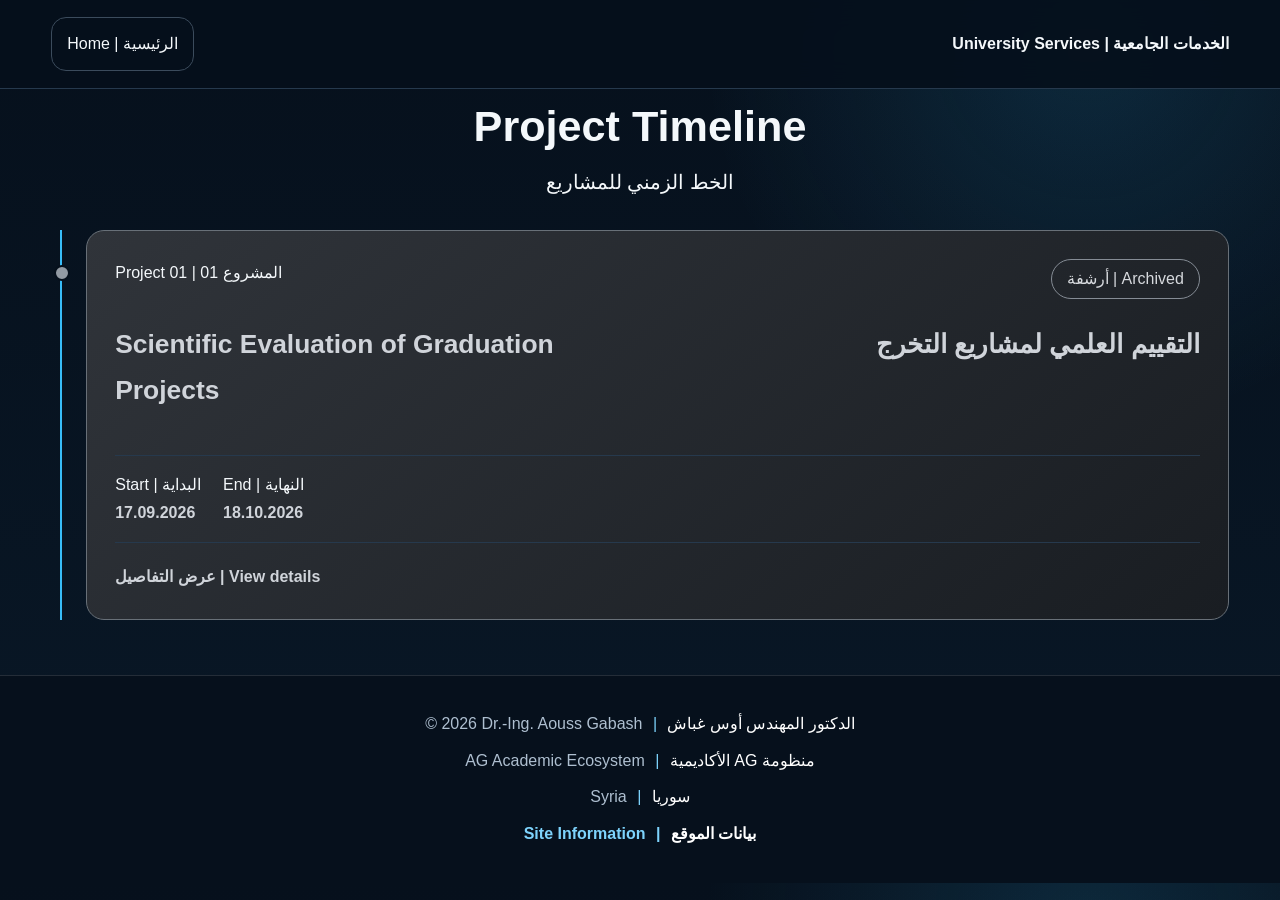
<file: index.html>
<!doctype html><html lang="ar" dir="ltr"><head><meta charset="utf-8"><meta name="viewport" content="width=device-width,initial-scale=1"><title>الخدمات الجامعية | University Services</title><meta name="description" content="مشاريع ومبادرات لخدمة المجتمع الجامعي، مع أهداف ومخرجات وفترات تنفيذ واضحة."><link rel="stylesheet" href="style.css"><style>
.hero{display:block;text-align:center;padding:45px 0 28px}.hero .pair{text-align:left}.hero h1{font-size:clamp(2rem,5vw,3.5rem)}nav{justify-content:space-between}.site-name{font-weight:bold}.home{font-size:1rem}.timeline{border-left:2px solid var(--blue);padding-left:24px;margin:20px 0 55px 9px}.project{position:relative;background:linear-gradient(140deg,#102d43,#0b1a2b);border:1px solid #327da0;border-radius:18px;padding:28px}.project:before{content:"";position:absolute;left:-33px;top:34px;width:12px;height:12px;border:2px solid var(--bg);border-radius:50%;background:var(--blue)}.project-head{display:flex;justify-content:space-between;gap:15px;flex-wrap:wrap}.status{border:1px solid #38bdf8;border-radius:30px;padding:5px 15px;color:#bcecff}.dates{display:flex;gap:22px;flex-wrap:wrap;margin:20px 0;padding:15px 0;border-block:1px solid var(--line)}.dates time{display:block;color:var(--gold);font-weight:bold}.project.archived{background:linear-gradient(140deg,#30343a,#191d22);border-color:#687078}.project.archived:before{background:#929aa3}.project.archived .status{border-color:#858c95;color:#d6d9dd}.project.archived h2,.project.archived time{color:#d0d4da}.project h2{font-size:1.65rem}.project .pair p{color:var(--muted)}.calculator{margin-top:28px;border-top:1px solid var(--line);padding-top:25px}.calculator summary{font-size:1.25rem}.rubric-row{border:1px solid var(--line);border-radius:12px;margin:15px 0;padding:18px;background:#0b1a2b}.rubric-row h3{font-size:1.05rem;margin:0}.rubric-row p{margin:9px 0;font-size:.95rem}.score-line{display:flex;align-items:center;gap:12px;flex-wrap:wrap;margin-top:12px}input,textarea{font:inherit;background:#071422;color:#f4f8fb;border:1px solid #62809d;border-radius:7px;padding:9px;max-width:100%}input[type=number]{width:110px}input:invalid{border-color:#fda4af}input:focus-visible,textarea:focus-visible,button:focus-visible{outline:3px solid var(--gold);outline-offset:3px}.identity{display:grid;grid-template-columns:1fr 1fr;gap:16px;margin:20px 0}.identity label{display:grid;gap:7px}.result{background:#102b40;border:1px solid #38bdf8;border-radius:12px;padding:20px;margin-top:18px}.result output{display:block;font-size:2.2rem;color:var(--gold);font-weight:bold}.feedback{color:#d6e6f4}.error{color:#fecdd3}button{font:inherit;cursor:pointer;background:#10263d}.actions{margin:18px 0}.notes{display:grid;gap:8px;margin-top:20px}.notes textarea{width:100%;min-height:90px}.muted{color:var(--muted)}.title .ar{text-align:center}
@media(max-width:680px){.timeline{padding-left:15px;margin-left:4px}.project{padding:17px}.project:before{left:-24px}.identity{grid-template-columns:1fr}.project h2{font-size:1.3rem}.site-name{font-size:.85rem}.dates{gap:14px}.home{width:auto;padding:8px 12px}}
@media print{header,.hero,.skip,footer,.actions,.calculator>summary{display:none!important}body{background:white!important;color:black!important}.container{width:100%}.timeline{border:0;margin:0;padding:0}.project,.project.archived,.rubric-row,.result{background:white!important;color:black!important;border-color:#888;box-shadow:none}.project:before{display:none}.pair p,.muted,.feedback,.project time,.result output{color:black!important}input,textarea{background:white;color:black;border:1px solid #aaa}.rubric-row{break-inside:avoid}.pair{grid-template-columns:1fr 1fr}.calculator{display:block}.project{padding:10px}}
.project-link{display:block;margin-bottom:24px;transition:border-color .2s,background .2s}.project-link:hover{border-color:var(--gold)}.project-link:focus-visible{outline:3px solid var(--gold);outline-offset:5px}.project-link .open{color:var(--blue)}.project-link.archived .open{color:#d0d4da}@media(prefers-reduced-motion:reduce){.project-link{transition:none}}</style></head><body>
<a class="skip" href="#main">إلى المحتوى | Skip to content</a><header><nav class="container"><a class="home" href="https://aoussgabash.com/">Home | الرئيسية</a><span class="site-name">University Services | الخدمات الجامعية</span></nav></header>
<main class="container" id="main">
<div class="title"><h2>Project Timeline</h2><div class="ar" lang="ar">الخط الزمني للمشاريع</div></div>
<div class="timeline"><a class="project project-link" href="graduation-projects-evaluation.html" aria-labelledby="project-title"><div class="project-head"><span>Project 01 | المشروع 01</span><span id="status" class="status">17.09.2026 – 18.10.2026</span></div><div class="pair"><div lang="en"><h2 id="project-title">Scientific Evaluation of Graduation Projects</h2></div><div lang="ar" dir="rtl" class="ar"><h2>التقييم العلمي لمشاريع التخرج</h2></div></div><div class="dates"><div>Start | البداية<time datetime="2026-09-17">17.09.2026</time></div><div>End | النهاية<time datetime="2026-10-18">18.10.2026</time></div></div><span class="open">عرض التفاصيل | View details</span></a></div></main><footer id="ag-central-footer" class="site-footer ag-central-footer">
<div class="ag-central-footer-inner">
<p class="ag-central-footer-line">© 2026 Dr.-Ing. Aouss Gabash <span class="ag-central-footer-sep" aria-hidden="true">|</span> <span class="ag-central-footer-ar" lang="ar" dir="rtl">الدكتور المهندس أوس غباش</span></p>
<p class="ag-central-footer-line">AG Academic Ecosystem <span class="ag-central-footer-sep" aria-hidden="true">|</span> <span class="ag-central-footer-ar" lang="ar" dir="rtl">منظومة AG الأكاديمية</span></p>
<p class="ag-central-footer-line">Syria <span class="ag-central-footer-sep" aria-hidden="true">|</span> <span class="ag-central-footer-ar" lang="ar" dir="rtl">سوريا</span></p>
<p class="ag-central-footer-line"><a class="ag-central-footer-link" href="https://aoussgabash.com/site-information.html">Site Information <span class="ag-central-footer-sep" aria-hidden="true">|</span> <span class="ag-central-footer-ar" lang="ar" dir="rtl">بيانات الموقع</span></a></p>
</div></footer><script>function projectState(now){
 const p=new Intl.DateTimeFormat('en-CA',{timeZone:'Asia/Damascus',year:'numeric',month:'2-digit',day:'2-digit'}).formatToParts(now);
 const get=t=>p.find(x=>x.type===t).value;
 const day=get('year')+'-'+get('month')+'-'+get('day');
 return day>'2026-10-18'?'archived':day<'2026-09-17'?'upcoming':'active';
}
function refreshStatus(){
 const state=projectState(new Date());document.querySelector('.project').classList.toggle('archived',state==='archived');
 document.getElementById('status').textContent=state==='archived'?'أرشفة | Archived':state==='upcoming'?'قادم | Upcoming':'فعال | Active';
}
refreshStatus();setInterval(refreshStatus,60000);document.addEventListener('visibilitychange',refreshStatus);</script></body></html>
</file>
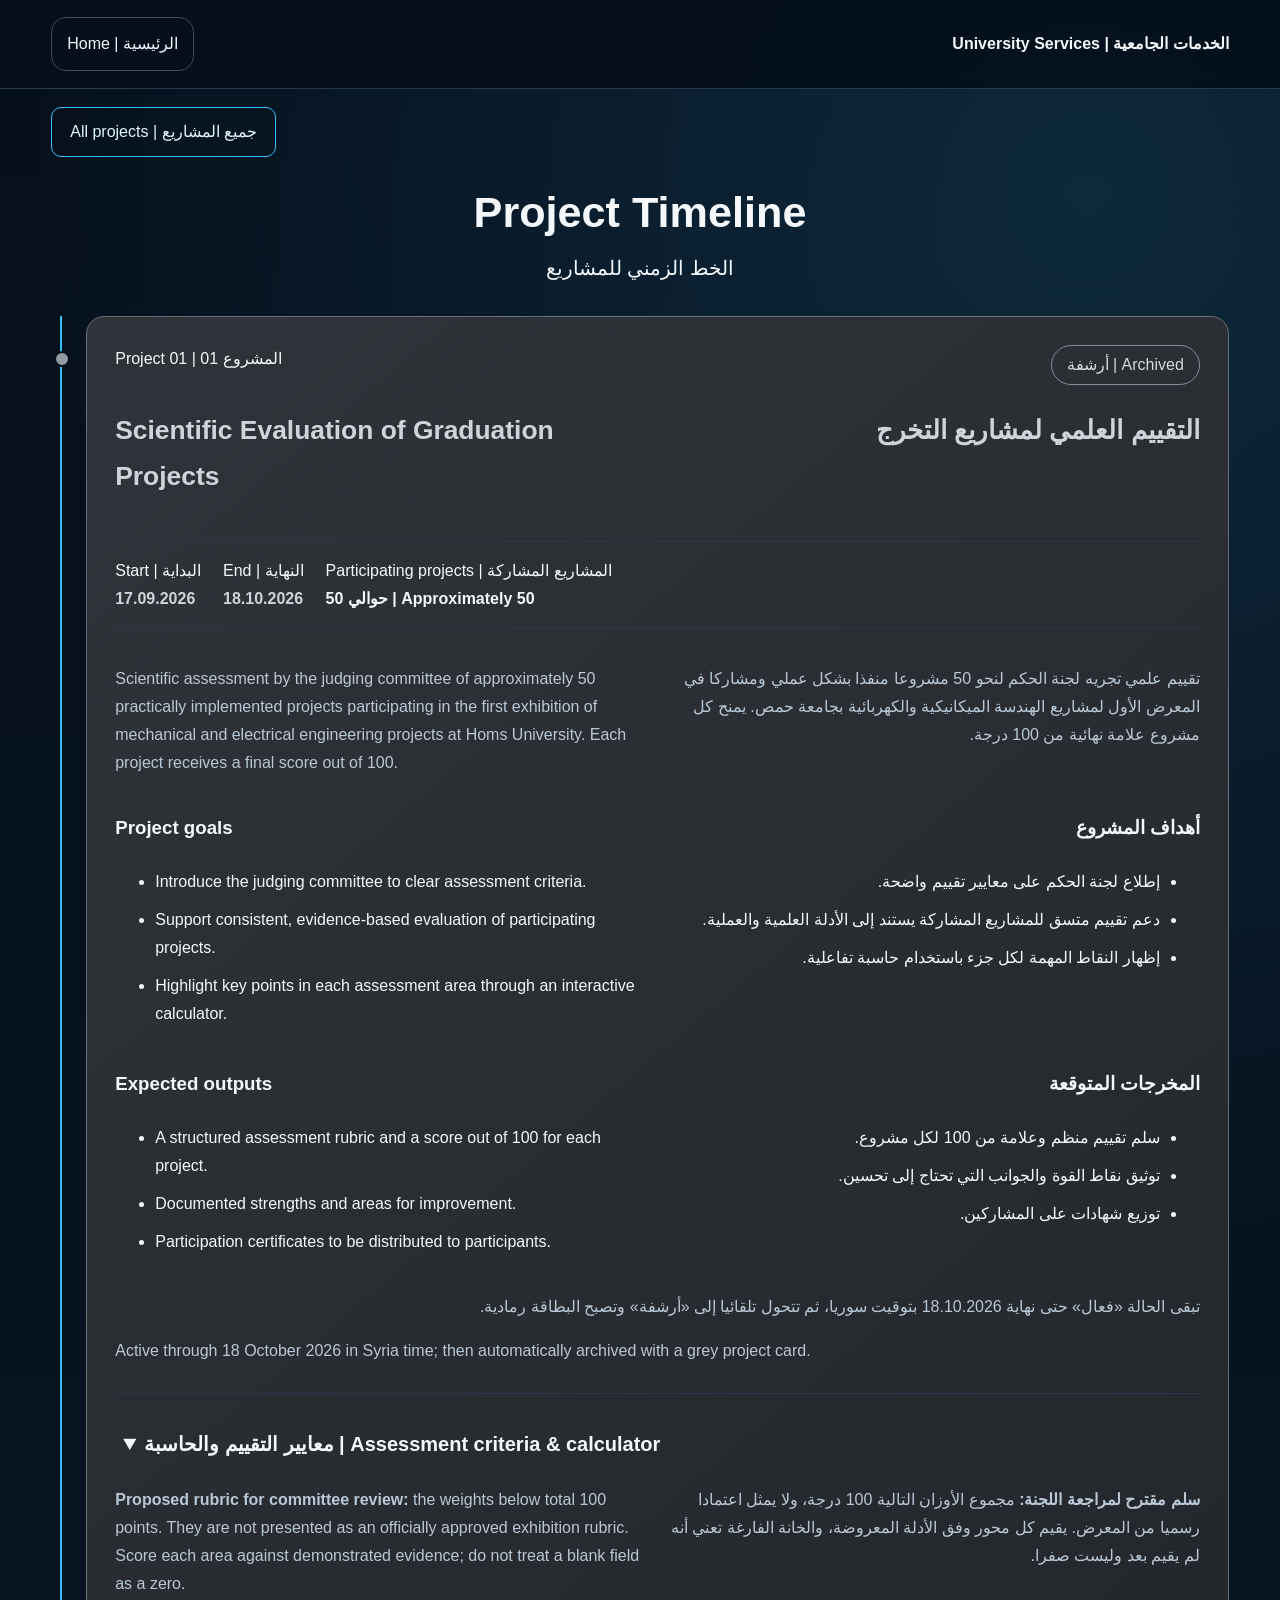
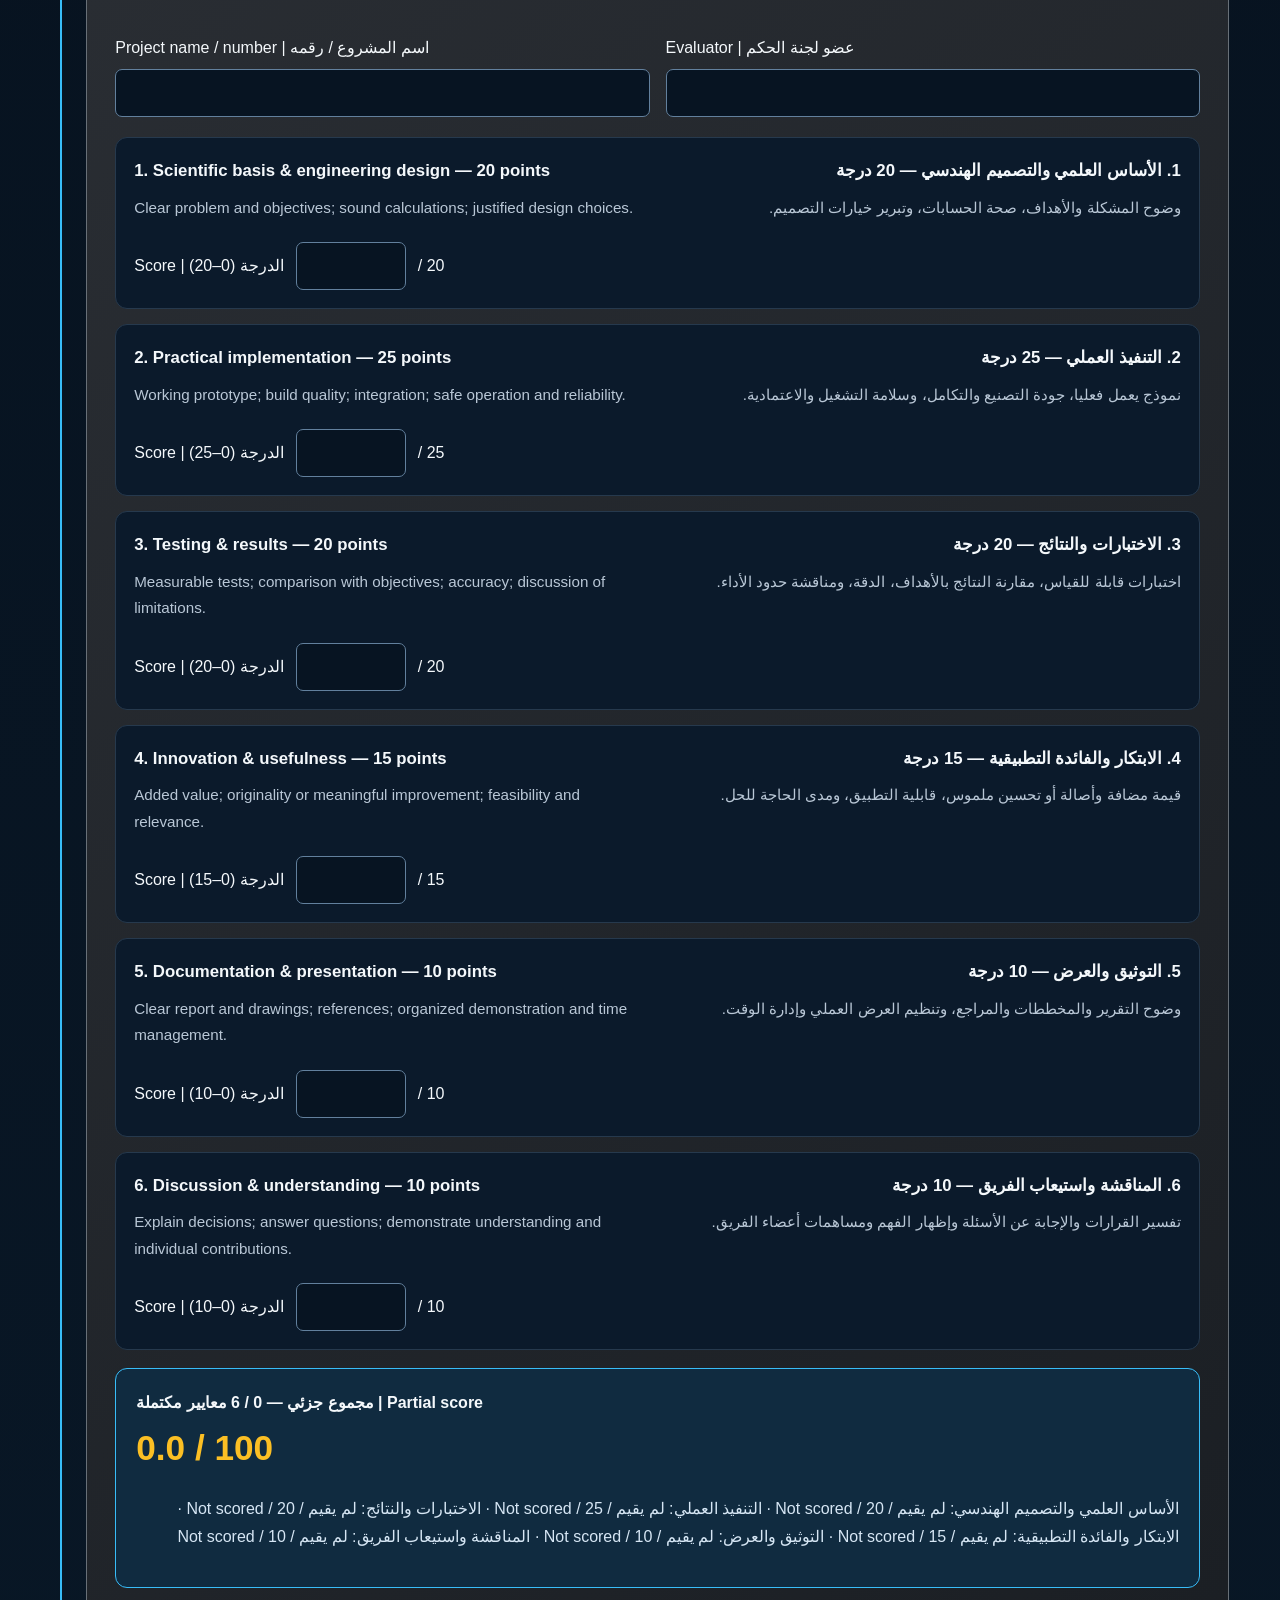
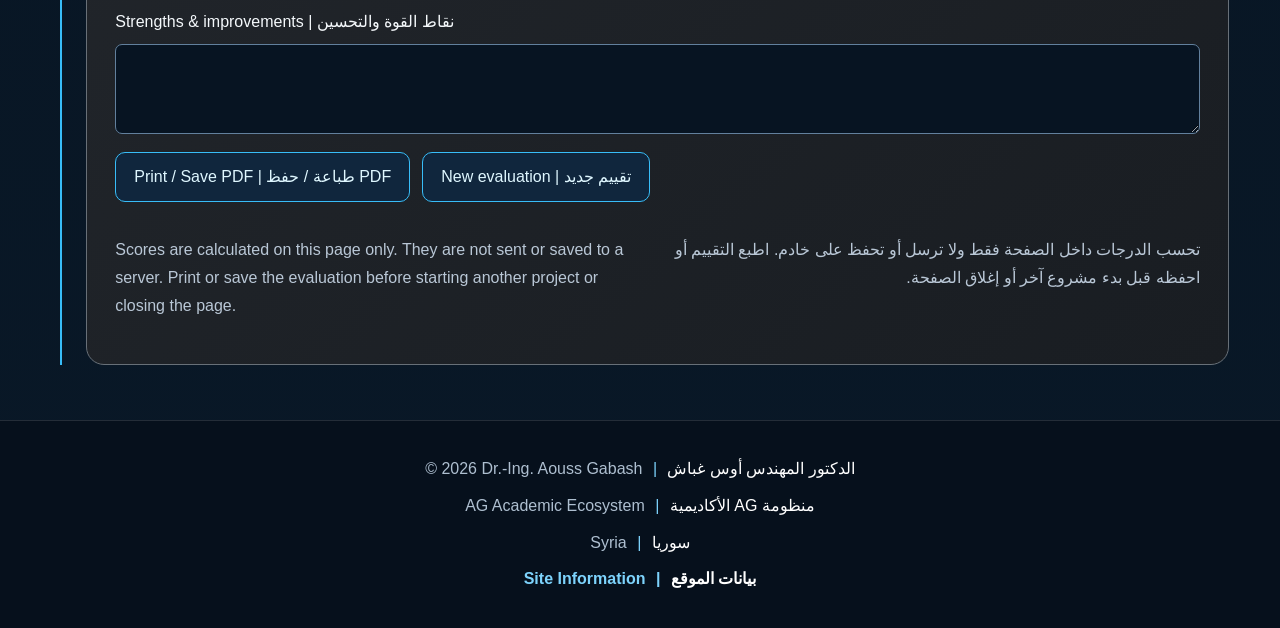
<file: graduation-projects-evaluation.html>
<!doctype html><html lang="ar" dir="ltr"><head><meta charset="utf-8"><meta name="viewport" content="width=device-width,initial-scale=1"><title>تقييم مشاريع التخرج | Graduation Project Evaluation</title><meta name="description" content="مشاريع ومبادرات لخدمة المجتمع الجامعي، مع أهداف ومخرجات وفترات تنفيذ واضحة."><link rel="stylesheet" href="style.css"><style>
.hero{display:block;text-align:center;padding:45px 0 28px}.hero .pair{text-align:left}.hero h1{font-size:clamp(2rem,5vw,3.5rem)}nav{justify-content:space-between}.site-name{font-weight:bold}.home{font-size:1rem}.timeline{border-left:2px solid var(--blue);padding-left:24px;margin:20px 0 55px 9px}.project{position:relative;background:linear-gradient(140deg,#102d43,#0b1a2b);border:1px solid #327da0;border-radius:18px;padding:28px}.project:before{content:"";position:absolute;left:-33px;top:34px;width:12px;height:12px;border:2px solid var(--bg);border-radius:50%;background:var(--blue)}.project-head{display:flex;justify-content:space-between;gap:15px;flex-wrap:wrap}.status{border:1px solid #38bdf8;border-radius:30px;padding:5px 15px;color:#bcecff}.dates{display:flex;gap:22px;flex-wrap:wrap;margin:20px 0;padding:15px 0;border-block:1px solid var(--line)}.dates time{display:block;color:var(--gold);font-weight:bold}.project.archived{background:linear-gradient(140deg,#30343a,#191d22);border-color:#687078}.project.archived:before{background:#929aa3}.project.archived .status{border-color:#858c95;color:#d6d9dd}.project.archived h2,.project.archived time{color:#d0d4da}.project h2{font-size:1.65rem}.project .pair p{color:var(--muted)}.calculator{margin-top:28px;border-top:1px solid var(--line);padding-top:25px}.calculator summary{font-size:1.25rem}.rubric-row{border:1px solid var(--line);border-radius:12px;margin:15px 0;padding:18px;background:#0b1a2b}.rubric-row h3{font-size:1.05rem;margin:0}.rubric-row p{margin:9px 0;font-size:.95rem}.score-line{display:flex;align-items:center;gap:12px;flex-wrap:wrap;margin-top:12px}input,textarea{font:inherit;background:#071422;color:#f4f8fb;border:1px solid #62809d;border-radius:7px;padding:9px;max-width:100%}input[type=number]{width:110px}input:invalid{border-color:#fda4af}input:focus-visible,textarea:focus-visible,button:focus-visible{outline:3px solid var(--gold);outline-offset:3px}.identity{display:grid;grid-template-columns:1fr 1fr;gap:16px;margin:20px 0}.identity label{display:grid;gap:7px}.result{background:#102b40;border:1px solid #38bdf8;border-radius:12px;padding:20px;margin-top:18px}.result output{display:block;font-size:2.2rem;color:var(--gold);font-weight:bold}.feedback{color:#d6e6f4}.error{color:#fecdd3}button{font:inherit;cursor:pointer;background:#10263d}.actions{margin:18px 0}.notes{display:grid;gap:8px;margin-top:20px}.notes textarea{width:100%;min-height:90px}.muted{color:var(--muted)}.title .ar{text-align:center}
@media(max-width:680px){.timeline{padding-left:15px;margin-left:4px}.project{padding:17px}.project:before{left:-24px}.identity{grid-template-columns:1fr}.project h2{font-size:1.3rem}.site-name{font-size:.85rem}.dates{gap:14px}.home{width:auto;padding:8px 12px}}
@media print{header,.hero,.skip,footer,.actions,.calculator>summary{display:none!important}body{background:white!important;color:black!important}.container{width:100%}.timeline{border:0;margin:0;padding:0}.project,.project.archived,.rubric-row,.result{background:white!important;color:black!important;border-color:#888;box-shadow:none}.project:before{display:none}.pair p,.muted,.feedback,.project time,.result output{color:black!important}input,textarea{background:white;color:black;border:1px solid #aaa}.rubric-row{break-inside:avoid}.pair{grid-template-columns:1fr 1fr}.calculator{display:block}.project{padding:10px}}
</style></head><body>
<a class="skip" href="#main">إلى المحتوى | Skip to content</a><header><nav class="container"><a class="home" href="https://aoussgabash.com/">Home | الرئيسية</a><span class="site-name">University Services | الخدمات الجامعية</span></nav></header>
<main class="container" id="main"><div class="actions"><a class="button" href="index.html">All projects | جميع المشاريع</a></div>
<div class="title"><h2>Project Timeline</h2><div class="ar" lang="ar">الخط الزمني للمشاريع</div></div>
<div class="timeline"><article class="project" aria-labelledby="project-title"><div class="project-head"><span>Project 01 | المشروع 01</span><span id="status" class="status">17.09.2026 – 18.10.2026</span></div>
<div class="pair"><div lang="en"><h2 id="project-title">Scientific Evaluation of Graduation Projects</h2></div><div lang="ar" dir="rtl" class="ar"><h2>التقييم العلمي لمشاريع التخرج</h2></div></div>
<div class="dates"><div>Start | البداية<time datetime="2026-09-17">17.09.2026</time></div><div>End | النهاية<time datetime="2026-10-18">18.10.2026</time></div><div>Participating projects | المشاريع المشاركة<strong style="display:block">حوالي 50 | Approximately 50</strong></div></div>
<div class="pair"><div lang="en"><p>Scientific assessment by the judging committee of approximately 50 practically implemented projects participating in the first exhibition of mechanical and electrical engineering projects at Homs University. Each project receives a final score out of 100.</p></div><div lang="ar" dir="rtl" class="ar"><p>تقييم علمي تجريه لجنة الحكم لنحو 50 مشروعا منفذا بشكل عملي ومشاركا في المعرض الأول لمشاريع الهندسة الميكانيكية والكهربائية بجامعة حمص. يمنح كل مشروع علامة نهائية من 100 درجة.</p></div></div>
<div class="pair"><div lang="en"><h3>Project goals</h3><ul><li>Introduce the judging committee to clear assessment criteria.</li><li>Support consistent, evidence-based evaluation of participating projects.</li><li>Highlight key points in each assessment area through an interactive calculator.</li></ul></div><div lang="ar" dir="rtl" class="ar"><h3>أهداف المشروع</h3><ul><li>إطلاع لجنة الحكم على معايير تقييم واضحة.</li><li>دعم تقييم متسق للمشاريع المشاركة يستند إلى الأدلة العلمية والعملية.</li><li>إظهار النقاط المهمة لكل جزء باستخدام حاسبة تفاعلية.</li></ul></div></div>
<div class="pair"><div lang="en"><h3>Expected outputs</h3><ul><li>A structured assessment rubric and a score out of 100 for each project.</li><li>Documented strengths and areas for improvement.</li><li>Participation certificates to be distributed to participants.</li></ul></div><div lang="ar" dir="rtl" class="ar"><h3>المخرجات المتوقعة</h3><ul><li>سلم تقييم منظم وعلامة من 100 لكل مشروع.</li><li>توثيق نقاط القوة والجوانب التي تحتاج إلى تحسين.</li><li>توزيع شهادات على المشاركين.</li></ul></div></div>
<p class="muted" lang="ar" dir="rtl">تبقى الحالة «فعال» حتى نهاية 18.10.2026 بتوقيت سوريا، ثم تتحول تلقائيا إلى «أرشفة» وتصبح البطاقة رمادية.</p><p class="muted" lang="en">Active through 18 October 2026 in Syria time; then automatically archived with a grey project card.</p>
<noscript><p>يلزم تفعيل JavaScript للحالة التلقائية والحاسبة. | JavaScript is required for automatic status and scoring.</p></noscript>
<details class="calculator" id="calculator" open><summary>معايير التقييم والحاسبة | Assessment criteria &amp; calculator</summary>
<div class="pair"><div lang="en"><p><strong>Proposed rubric for committee review:</strong> the weights below total 100 points. They are not presented as an officially approved exhibition rubric. Score each area against demonstrated evidence; do not treat a blank field as a zero.</p></div><div lang="ar" dir="rtl" class="ar"><p><strong>سلم مقترح لمراجعة اللجنة:</strong> مجموع الأوزان التالية 100 درجة، ولا يمثل اعتمادا رسميا من المعرض. يقيم كل محور وفق الأدلة المعروضة، والخانة الفارغة تعني أنه لم يقيم بعد وليست صفرا.</p></div></div>
<form id="evaluation"><div class="identity"><label>Project name / number | اسم المشروع / رقمه<input name="project" autocomplete="off"></label><label>Evaluator | عضو لجنة الحكم<input name="evaluator" autocomplete="off"></label></div>
<div class="rubric-row"><div class="pair"><div lang="en"><h3>1. Scientific basis & engineering design — 20 points</h3><p>Clear problem and objectives; sound calculations; justified design choices.</p></div><div lang="ar" dir="rtl" class="ar"><h3>1. الأساس العلمي والتصميم الهندسي — 20 درجة</h3><p>وضوح المشكلة والأهداف، صحة الحسابات، وتبرير خيارات التصميم.</p></div></div><div class="score-line"><label for="score-0">Score | الدرجة (0–20)</label><input class="score" id="score-0" type="number" inputmode="decimal" min="0" max="20" step="any" aria-describedby="score-error"><span>/ 20</span></div></div><div class="rubric-row"><div class="pair"><div lang="en"><h3>2. Practical implementation — 25 points</h3><p>Working prototype; build quality; integration; safe operation and reliability.</p></div><div lang="ar" dir="rtl" class="ar"><h3>2. التنفيذ العملي — 25 درجة</h3><p>نموذج يعمل فعليا، جودة التصنيع والتكامل، وسلامة التشغيل والاعتمادية.</p></div></div><div class="score-line"><label for="score-1">Score | الدرجة (0–25)</label><input class="score" id="score-1" type="number" inputmode="decimal" min="0" max="25" step="any" aria-describedby="score-error"><span>/ 25</span></div></div><div class="rubric-row"><div class="pair"><div lang="en"><h3>3. Testing & results — 20 points</h3><p>Measurable tests; comparison with objectives; accuracy; discussion of limitations.</p></div><div lang="ar" dir="rtl" class="ar"><h3>3. الاختبارات والنتائج — 20 درجة</h3><p>اختبارات قابلة للقياس، مقارنة النتائج بالأهداف، الدقة، ومناقشة حدود الأداء.</p></div></div><div class="score-line"><label for="score-2">Score | الدرجة (0–20)</label><input class="score" id="score-2" type="number" inputmode="decimal" min="0" max="20" step="any" aria-describedby="score-error"><span>/ 20</span></div></div><div class="rubric-row"><div class="pair"><div lang="en"><h3>4. Innovation & usefulness — 15 points</h3><p>Added value; originality or meaningful improvement; feasibility and relevance.</p></div><div lang="ar" dir="rtl" class="ar"><h3>4. الابتكار والفائدة التطبيقية — 15 درجة</h3><p>قيمة مضافة وأصالة أو تحسين ملموس، قابلية التطبيق، ومدى الحاجة للحل.</p></div></div><div class="score-line"><label for="score-3">Score | الدرجة (0–15)</label><input class="score" id="score-3" type="number" inputmode="decimal" min="0" max="15" step="any" aria-describedby="score-error"><span>/ 15</span></div></div><div class="rubric-row"><div class="pair"><div lang="en"><h3>5. Documentation & presentation — 10 points</h3><p>Clear report and drawings; references; organized demonstration and time management.</p></div><div lang="ar" dir="rtl" class="ar"><h3>5. التوثيق والعرض — 10 درجة</h3><p>وضوح التقرير والمخططات والمراجع، وتنظيم العرض العملي وإدارة الوقت.</p></div></div><div class="score-line"><label for="score-4">Score | الدرجة (0–10)</label><input class="score" id="score-4" type="number" inputmode="decimal" min="0" max="10" step="any" aria-describedby="score-error"><span>/ 10</span></div></div><div class="rubric-row"><div class="pair"><div lang="en"><h3>6. Discussion & understanding — 10 points</h3><p>Explain decisions; answer questions; demonstrate understanding and individual contributions.</p></div><div lang="ar" dir="rtl" class="ar"><h3>6. المناقشة واستيعاب الفريق — 10 درجة</h3><p>تفسير القرارات والإجابة عن الأسئلة وإظهار الفهم ومساهمات أعضاء الفريق.</p></div></div><div class="score-line"><label for="score-5">Score | الدرجة (0–10)</label><input class="score" id="score-5" type="number" inputmode="decimal" min="0" max="10" step="any" aria-describedby="score-error"><span>/ 10</span></div></div>
<div class="result" aria-live="polite"><strong id="completion"></strong><output id="total">— / 100</output><p id="score-error" class="error"></p><p id="breakdown" class="feedback" dir="rtl"></p></div>
<label class="notes">Strengths &amp; improvements | نقاط القوة والتحسين<textarea name="notes"></textarea></label>
<div class="actions"><button class="button" type="button" id="print">Print / Save PDF | طباعة / حفظ PDF</button><button class="button" type="reset">New evaluation | تقييم جديد</button></div>
<div class="pair"><div lang="en"><p class='muted'>Scores are calculated on this page only. They are not sent or saved to a server. Print or save the evaluation before starting another project or closing the page.</p></div><div lang="ar" dir="rtl" class="ar"><p class='muted'>تحسب الدرجات داخل الصفحة فقط ولا ترسل أو تحفظ على خادم. اطبع التقييم أو احفظه قبل بدء مشروع آخر أو إغلاق الصفحة.</p></div></div>
</form></details></article></div></main><footer id="ag-central-footer" class="site-footer ag-central-footer">
<div class="ag-central-footer-inner">
<p class="ag-central-footer-line">© 2026 Dr.-Ing. Aouss Gabash <span class="ag-central-footer-sep" aria-hidden="true">|</span> <span class="ag-central-footer-ar" lang="ar" dir="rtl">الدكتور المهندس أوس غباش</span></p>
<p class="ag-central-footer-line">AG Academic Ecosystem <span class="ag-central-footer-sep" aria-hidden="true">|</span> <span class="ag-central-footer-ar" lang="ar" dir="rtl">منظومة AG الأكاديمية</span></p>
<p class="ag-central-footer-line">Syria <span class="ag-central-footer-sep" aria-hidden="true">|</span> <span class="ag-central-footer-ar" lang="ar" dir="rtl">سوريا</span></p>
<p class="ag-central-footer-line"><a class="ag-central-footer-link" href="https://aoussgabash.com/site-information.html">Site Information <span class="ag-central-footer-sep" aria-hidden="true">|</span> <span class="ag-central-footer-ar" lang="ar" dir="rtl">بيانات الموقع</span></a></p>
</div></footer><script>
const criteria=[["Scientific basis & engineering design","الأساس العلمي والتصميم الهندسي",20,"Clear problem and objectives; sound calculations; justified design choices.","وضوح المشكلة والأهداف، صحة الحسابات، وتبرير خيارات التصميم."],["Practical implementation","التنفيذ العملي",25,"Working prototype; build quality; integration; safe operation and reliability.","نموذج يعمل فعليا، جودة التصنيع والتكامل، وسلامة التشغيل والاعتمادية."],["Testing & results","الاختبارات والنتائج",20,"Measurable tests; comparison with objectives; accuracy; discussion of limitations.","اختبارات قابلة للقياس، مقارنة النتائج بالأهداف، الدقة، ومناقشة حدود الأداء."],["Innovation & usefulness","الابتكار والفائدة التطبيقية",15,"Added value; originality or meaningful improvement; feasibility and relevance.","قيمة مضافة وأصالة أو تحسين ملموس، قابلية التطبيق، ومدى الحاجة للحل."],["Documentation & presentation","التوثيق والعرض",10,"Clear report and drawings; references; organized demonstration and time management.","وضوح التقرير والمخططات والمراجع، وتنظيم العرض العملي وإدارة الوقت."],["Discussion & understanding","المناقشة واستيعاب الفريق",10,"Explain decisions; answer questions; demonstrate understanding and individual contributions.","تفسير القرارات والإجابة عن الأسئلة وإظهار الفهم ومساهمات أعضاء الفريق."]];
function projectState(now){
 const p=new Intl.DateTimeFormat('en-CA',{timeZone:'Asia/Damascus',year:'numeric',month:'2-digit',day:'2-digit'}).formatToParts(now);
 const get=t=>p.find(x=>x.type===t).value;
 const day=get('year')+'-'+get('month')+'-'+get('day');
 return day>'2026-10-18'?'archived':day<'2026-09-17'?'upcoming':'active';
}
function evaluate(values){
 if(values.some((v,i)=>v!==''&&(!Number.isFinite(Number(v))||Number(v)<0||Number(v)>criteria[i][2])))return {invalid:true};
 const count=values.filter(v=>v!=='').length;
 return {count,total:values.reduce((s,v)=>s+(v===''?0:Number(v)),0)};
}
function refreshStatus(){
 const state=projectState(new Date());document.querySelector('.project').classList.toggle('archived',state==='archived');
 document.getElementById('status').textContent=state==='archived'?'أرشفة | Archived':state==='upcoming'?'قادم | Upcoming':'فعال | Active';
}
const inputs=[...document.querySelectorAll('.score')];
function refreshScore(){
 const values=inputs.map(x=>x.value);const result=evaluate(values);
 document.getElementById('score-error').textContent=result.invalid?'أدخل لكل معيار قيمة ضمن الحد الموضح. | Enter a score within each stated limit.':'';
 document.getElementById('total').textContent=result.invalid?'— / 100':result.total.toFixed(1)+' / 100';
 document.getElementById('completion').textContent=result.invalid?'النتيجة غير صالحة | Invalid result':result.count===criteria.length?'العلامة النهائية | Final score':'مجموع جزئي — '+result.count+' / '+criteria.length+' معايير مكتملة | Partial score';
 document.getElementById('breakdown').textContent=result.invalid?'':criteria.map((c,i)=>c[1]+': '+(values[i]===''?'لم يقيم / Not scored':values[i])+' / '+c[2]).join(' · ');
}
refreshStatus();setInterval(refreshStatus,60000);document.addEventListener('visibilitychange',refreshStatus);
inputs.forEach(x=>x.addEventListener('input',refreshScore));
document.getElementById('evaluation').addEventListener('reset',()=>setTimeout(refreshScore,0));
document.getElementById('print').addEventListener('click',()=>{document.getElementById('calculator').open=true;window.print()});
window.addEventListener('beforeprint',()=>{document.getElementById('calculator').open=true});
refreshScore();
</script></body></html>
</file>
<file: style.css>
:root{--bg:#06101c;--bg2:#091827;--panel:#10263d;--panel2:#0b1a2b;--line:#26394d;--text:#f4f8fb;--muted:#b9c7d6;--blue:#38bdf8;--gold:#fbbf24}
*{box-sizing:border-box}html{scroll-behavior:smooth}body{margin:0;font-family:Arial,Tahoma,sans-serif;background:radial-gradient(circle at 85% 5%,rgba(56,189,248,.14),transparent 28%),linear-gradient(180deg,var(--bg),var(--bg2));color:var(--text);line-height:1.75}.container{width:min(1180px,92%);margin:auto}a{color:inherit;text-decoration:none}
header{position:sticky;top:0;z-index:50;background:rgba(6,16,28,.92);backdrop-filter:blur(14px);border-bottom:1px solid var(--line)}nav{min-height:88px;display:flex;align-items:center;gap:20px}.home{width:54px;height:54px;border:1px solid #3b4b5c;border-radius:15px;display:grid;place-items:center;font-size:24px}.brand{display:flex;align-items:center;gap:11px;font-weight:800}.brand img{width:48px;height:48px;border-radius:50%}.brand span{font-size:1.1rem;line-height:1.35}.brand b{color:var(--blue)}.navlinks{margin-left:auto;display:flex;gap:25px}.navlinks a{text-align:center}.navlinks small{display:block;direction:rtl;font-size:.84rem}
.hero{display:grid;grid-template-columns:1.2fr .8fr;align-items:center;gap:42px;padding:65px 0 35px}.badge{display:inline-flex;padding:7px 13px;border-radius:999px;border:1px solid rgba(56,189,248,.35);background:rgba(56,189,248,.08);color:#dff7ff}.hero h1{font-size:clamp(2.4rem,6vw,4.7rem);line-height:1.05;margin:18px 0}.gradient{background:linear-gradient(90deg,var(--blue),#60a5fa,var(--gold));-webkit-background-clip:text;color:transparent}.hero-ar{direction:rtl;font-size:1.5rem}.hero p{color:var(--muted);max-width:760px}.hero-logo{text-align:center}.hero-logo img{width:min(300px,75vw);border-radius:28%;filter:drop-shadow(0 26px 60px rgba(0,0,0,.42))}
section{padding:48px 0}.title{text-align:center;margin-bottom:30px}.title h2{font-size:clamp(2rem,4vw,2.7rem);margin:0}.title .ar{direction:rtl;font-size:1.25rem}.title p{color:var(--muted)}
.course-grid{display:grid;grid-template-columns:repeat(2,1fr);gap:22px}.course{position:relative;display:block;min-height:260px;padding:27px;background:linear-gradient(180deg,var(--panel),var(--panel2));border:1px solid var(--line);border-radius:19px;transition:.2s}.course:hover{transform:translateY(-5px);border-color:rgba(56,189,248,.65);box-shadow:0 20px 48px rgba(0,0,0,.27)}.course:nth-child(even){border-color:rgba(251,191,36,.34);background:radial-gradient(circle at 90% 10%,rgba(251,191,36,.09),transparent 35%),linear-gradient(180deg,#172333,#0d1926)}.code{color:var(--blue);font-size:.82rem;font-weight:800;letter-spacing:.08em}.course:nth-child(even) .code{color:var(--gold)}.course h3{font-size:1.45rem;margin:9px 0 3px}.course .ar{direction:rtl;text-align:right;font-size:1.25rem;font-weight:700}.course p{color:var(--muted)}.meta{display:flex;gap:10px;flex-wrap:wrap;margin-top:18px;padding-right:155px}.pill{padding:5px 10px;border:1px solid var(--line);border-radius:999px;font-size:.78rem;color:#dff7ff}.open{position:absolute;right:25px;bottom:20px;color:#bae6fd;font-weight:800}.course:nth-child(even) .open{color:#fcd34d}.planned{opacity:.82}.planned .open{color:var(--muted)}.add-course{border-style:dashed;display:flex;align-items:center;justify-content:center;text-align:center;color:var(--muted)}.add-course strong{display:block;color:#fff;font-size:2rem}footer{border-top:1px solid var(--line);padding:48px 0;text-align:center;color:#c8d9ec}.footer-wrap{display:flex;flex-direction:column;align-items:center;gap:12px;font-size:1rem}.site-footer a{color:#55bdf7}.site-footer strong{font-weight:800}
@media(max-width:900px){.navlinks{display:none}.hero{grid-template-columns:1fr;text-align:center}.hero-logo{order:-1}.hero-logo img{width:220px}}@media(max-width:680px){.course-grid{grid-template-columns:1fr}.brand span{font-size:.9rem}.course{padding-bottom:86px}.meta{padding-right:0;margin-bottom:8px}.open{left:27px;right:auto;bottom:22px}}

/* Central footer: exact layout and typography of homepage assets/shared/ag-theme.css */
#ag-central-footer{padding:34px 0;border-top:1px solid rgba(255,255,255,.12);background:#06101c;color:#aebfd0;font-family:Arial,Helvetica,sans-serif}
#ag-central-footer .ag-central-footer-inner{width:min(1120px,calc(100% - 32px));margin-inline:auto;text-align:center}
#ag-central-footer .ag-central-footer-line{margin:0;line-height:1.8}
#ag-central-footer .ag-central-footer-line + .ag-central-footer-line{margin-top:8px}
#ag-central-footer .ag-central-footer-ar{color:#fff;direction:rtl;unicode-bidi:isolate;font-family:Tahoma,Arial,sans-serif}
#ag-central-footer .ag-central-footer-sep{margin-inline:6px;color:#7dd3fc}
#ag-central-footer .ag-central-footer-link{color:#7dd3fc;text-decoration:none;font-weight:700}
#ag-central-footer .ag-central-footer-link:hover{color:#fff;text-decoration:underline}
@media(max-width:680px){#ag-central-footer{padding:30px 0}#ag-central-footer .ag-central-footer-inner{width:min(1120px,calc(100% - 24px));font-size:.92rem}}

.actions{display:flex;flex-wrap:wrap;gap:12px;margin-top:22px}.button{display:inline-block;padding:10px 18px;border:1px solid var(--blue);border-radius:10px;color:#dff7ff}.button:hover{background:#16364d}.ar{direction:rtl;text-align:right}.pair{display:grid;grid-template-columns:1fr 1fr;gap:24px}.panel{padding:25px;border:1px solid var(--line);border-radius:19px;background:linear-gradient(180deg,var(--panel),var(--panel2));margin:18px 0}.panel h3{margin-top:0}.panel p{color:var(--muted)}.skip{position:absolute;left:-9999px}.skip:focus{left:10px;top:10px;z-index:99;background:#10263d;padding:15px}a:focus-visible,summary:focus-visible{outline:3px solid var(--gold);outline-offset:5px}summary{cursor:pointer;font-weight:700;padding:8px}.hero{padding-top:45px}.hero h1{font-size:clamp(2.3rem,5vw,4.3rem)}.navlinks{gap:18px}.open{position:static;display:block;margin-top:20px}.meta{padding-right:0}.course{min-height:250px}.subnav{display:flex;flex-wrap:wrap;gap:10px;padding-bottom:20px}.subnav a{color:var(--blue)}@media(max-width:900px){nav{flex-wrap:wrap;padding:12px 0;gap:12px}.navlinks{display:flex;width:100%;justify-content:center;gap:16px;font-size:.85rem}.hero-logo img{width:170px}.pair{grid-template-columns:1fr;gap:4px}.hero{gap:15px;padding-top:25px}.actions{justify-content:center}header{position:relative}}
/* Research introduction and complete bilingual areas */
.research-intro{margin-top:24px}.hero .research-intro p{font-family:Arial,Tahoma,sans-serif;font-size:1.08rem;line-height:1.9;font-weight:400;margin:0;max-width:none}.hero .research-intro p+p{margin-top:14px;padding-top:14px;border-top:1px solid var(--line)}.research-intro [lang="en"]{text-align:left}.research-intro [lang="ar"]{text-align:right}.research-areas{padding-top:24px}.research-area-list{list-style:none;padding:0;margin:0;border:1px solid var(--line);border-radius:19px;overflow:hidden;background:linear-gradient(180deg,var(--panel),var(--panel2))}.research-area-list li{display:grid;grid-template-columns:36px minmax(0,1fr) minmax(0,1fr);gap:22px;align-items:center;padding:21px 25px}.research-area-list li+li{border-top:1px solid var(--line)}.research-area-list li:nth-child(even){background:rgba(251,191,36,.035)}.research-area-list li>span:not(.area-number){font-family:Arial,Tahoma,sans-serif;font-size:1.05rem;line-height:1.8;font-weight:500;overflow-wrap:anywhere}.research-area-list [lang="ar"]{text-align:right}.area-number{font-size:.85rem;font-weight:700;color:var(--blue)}.research-area-list li:nth-child(even) .area-number{color:var(--gold)}@media(max-width:680px){.research-area-list li{grid-template-columns:28px minmax(0,1fr);gap:7px 12px;padding:18px}.area-number{grid-row:1 / 3;align-self:start}.research-area-list [lang="ar"]{grid-column:2}.hero .research-intro p{font-size:1rem}}


/* University services: preserve the shared AG palette and bilingual structure. */
.home{width:auto;height:auto;min-height:54px;padding:8px 15px;display:flex;gap:10px;font-size:1rem;flex-shrink:0}
.home>span:first-child{font-size:1.6rem}.brand{margin-left:auto}.brand small{display:block;font-size:.85rem;color:var(--muted);font-weight:400}
.title>.ar{text-align:center}.course .pair .ar{font-size:1rem;font-weight:400}
section[id]{scroll-margin-top:110px}.site-note{margin-bottom:48px;border-color:#72602e}.site-note h2{font-size:1.25rem}
li{padding:5px 0}p{overflow-wrap:break-word}.pair>div{min-width:0}
@media(max-width:540px){nav{justify-content:space-between;gap:8px}.home{padding:8px 10px;font-size:.85rem}.brand{gap:7px}.brand img{width:38px;height:38px}.brand span{font-size:.8rem}.brand small{font-size:.75rem}.badge{font-size:.8rem}.hero h1{font-size:2.6rem}.course{padding-bottom:27px}section{padding:30px 0}}
@media(prefers-reduced-motion:reduce){html{scroll-behavior:auto}.course{transition:none}.course:hover{transform:none}}
</file>
